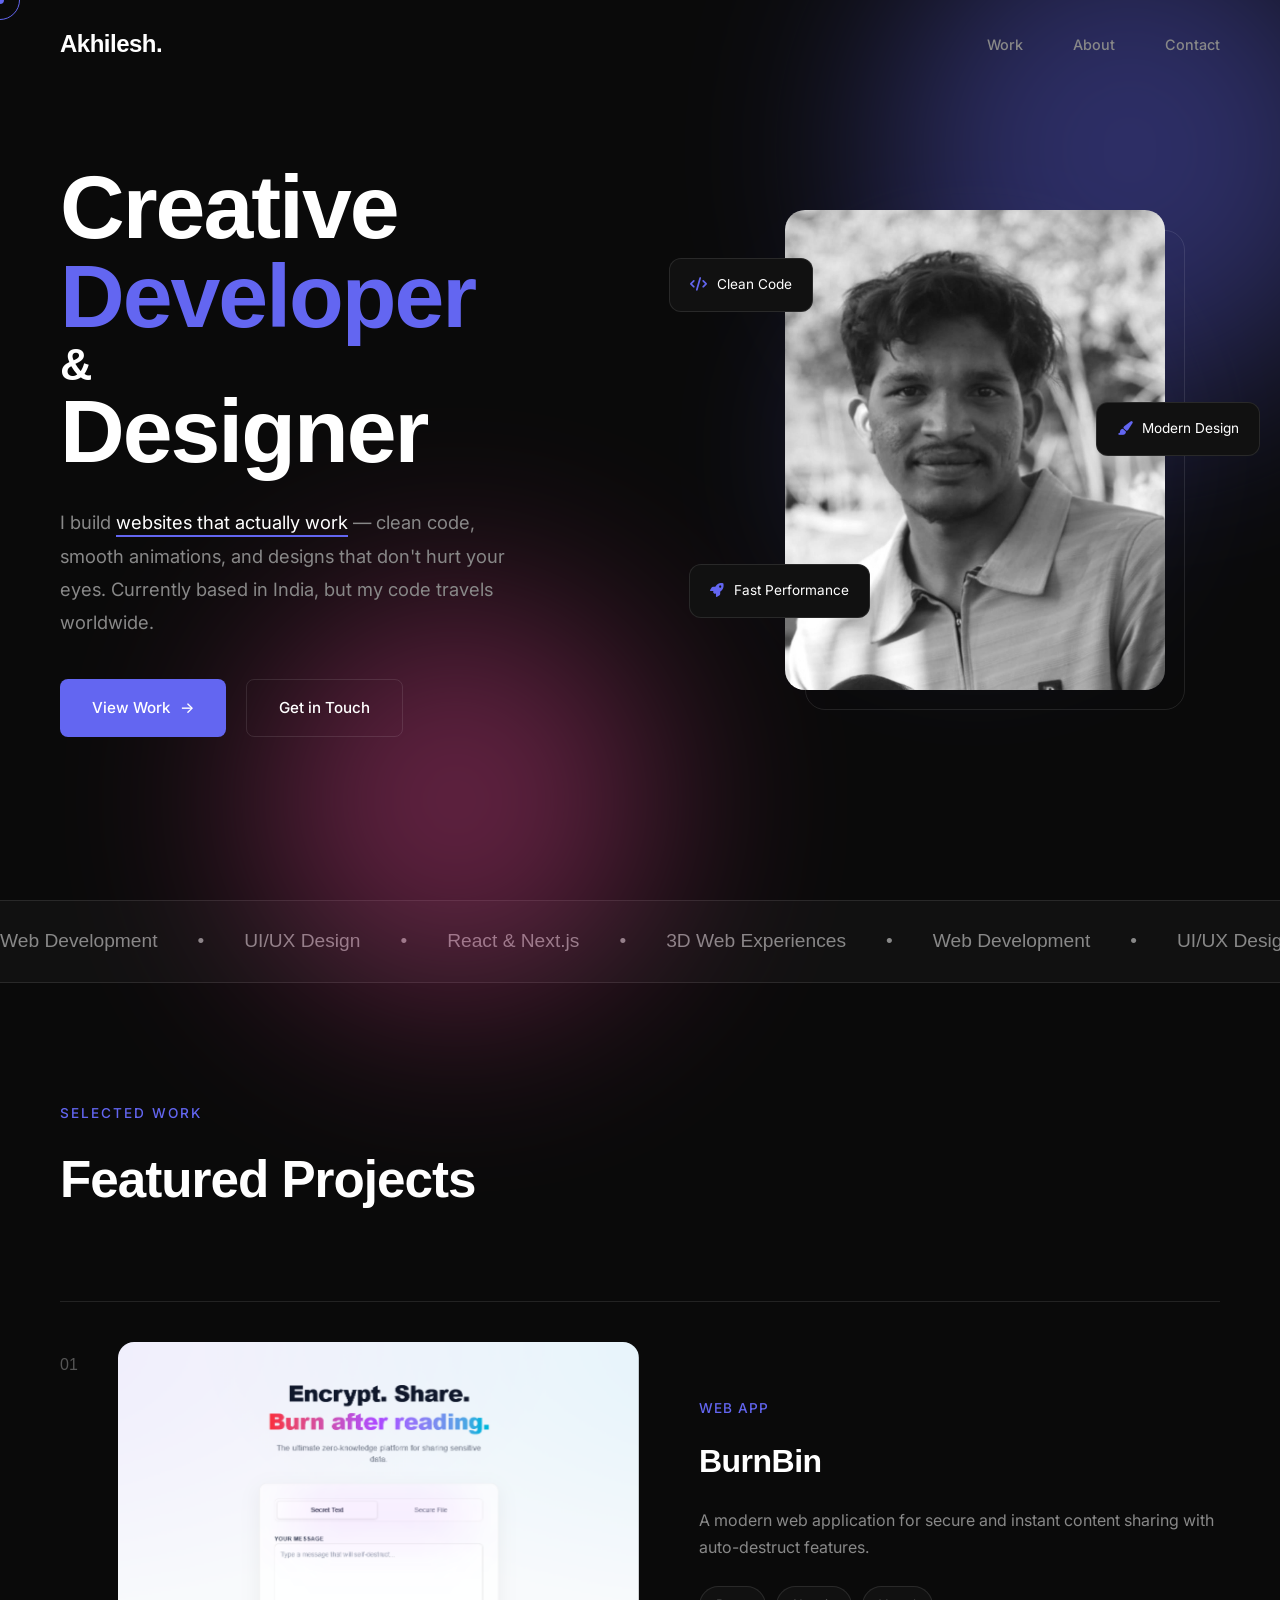
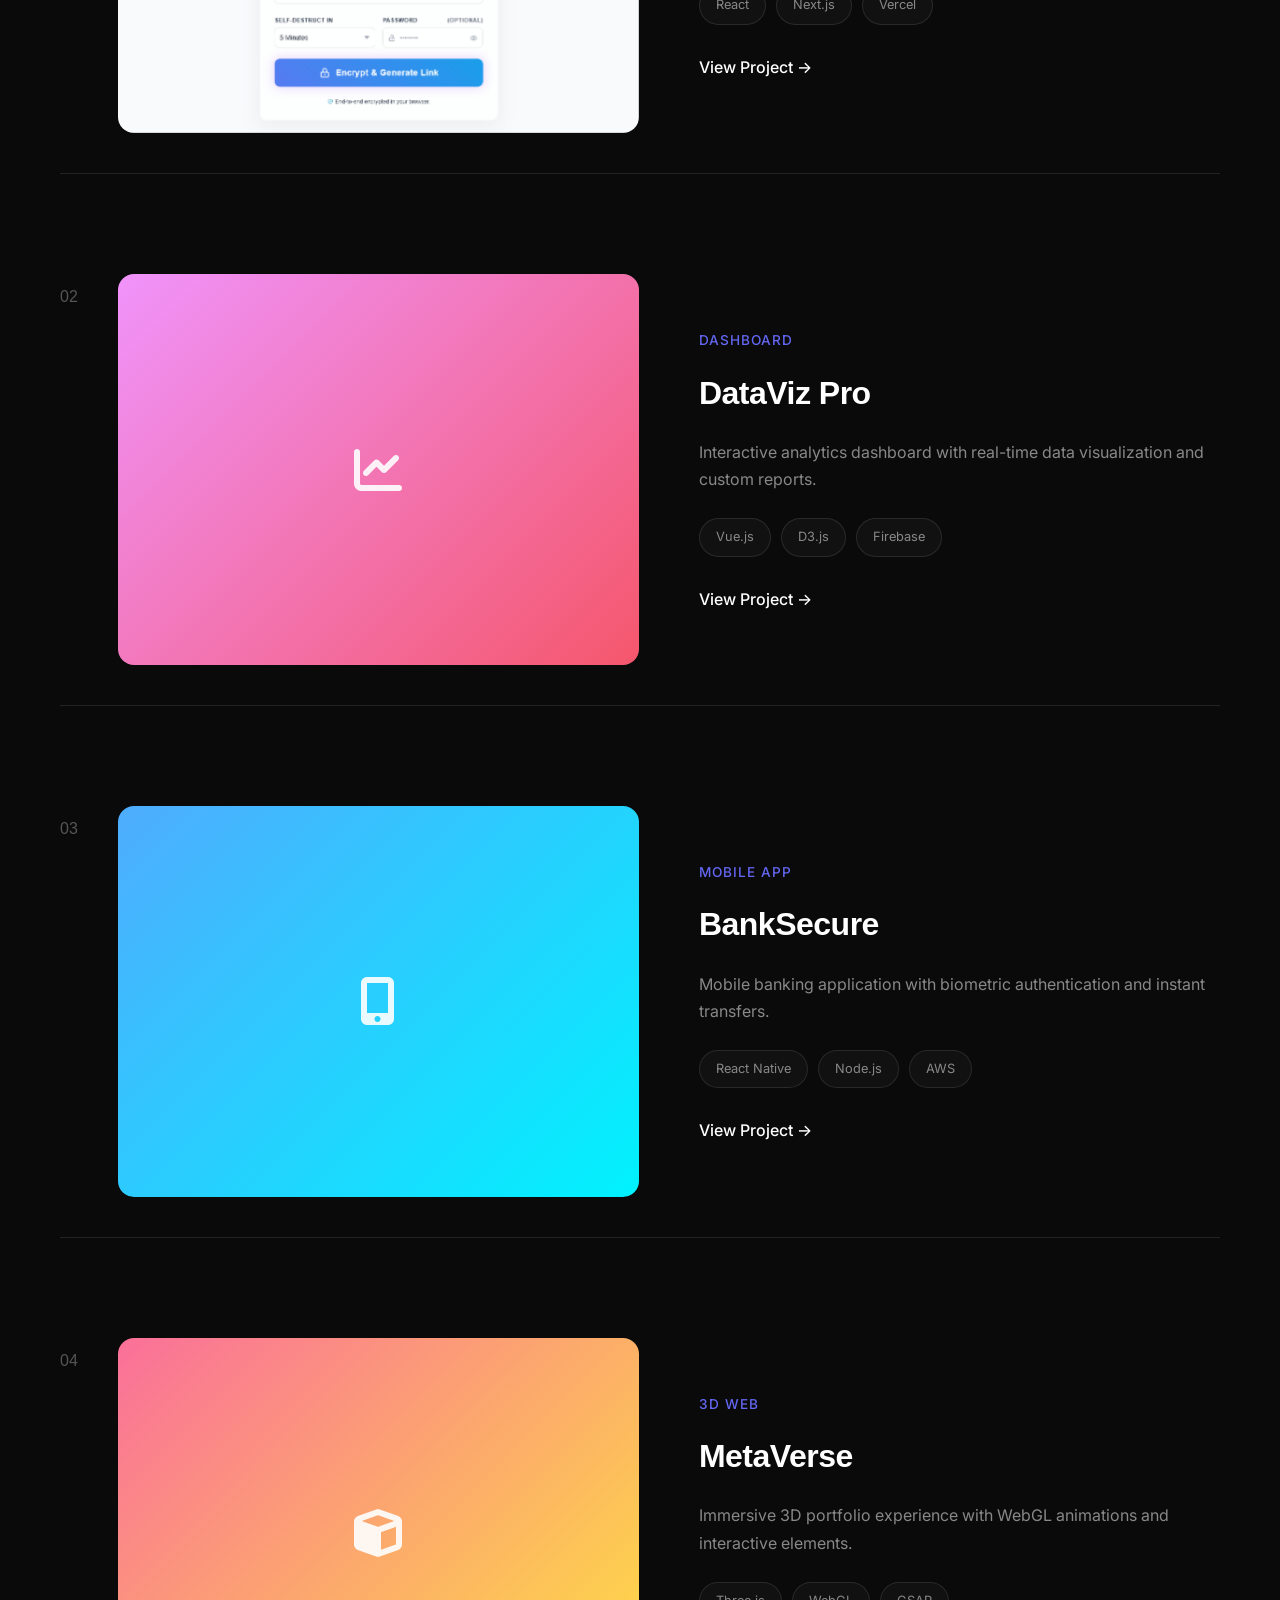
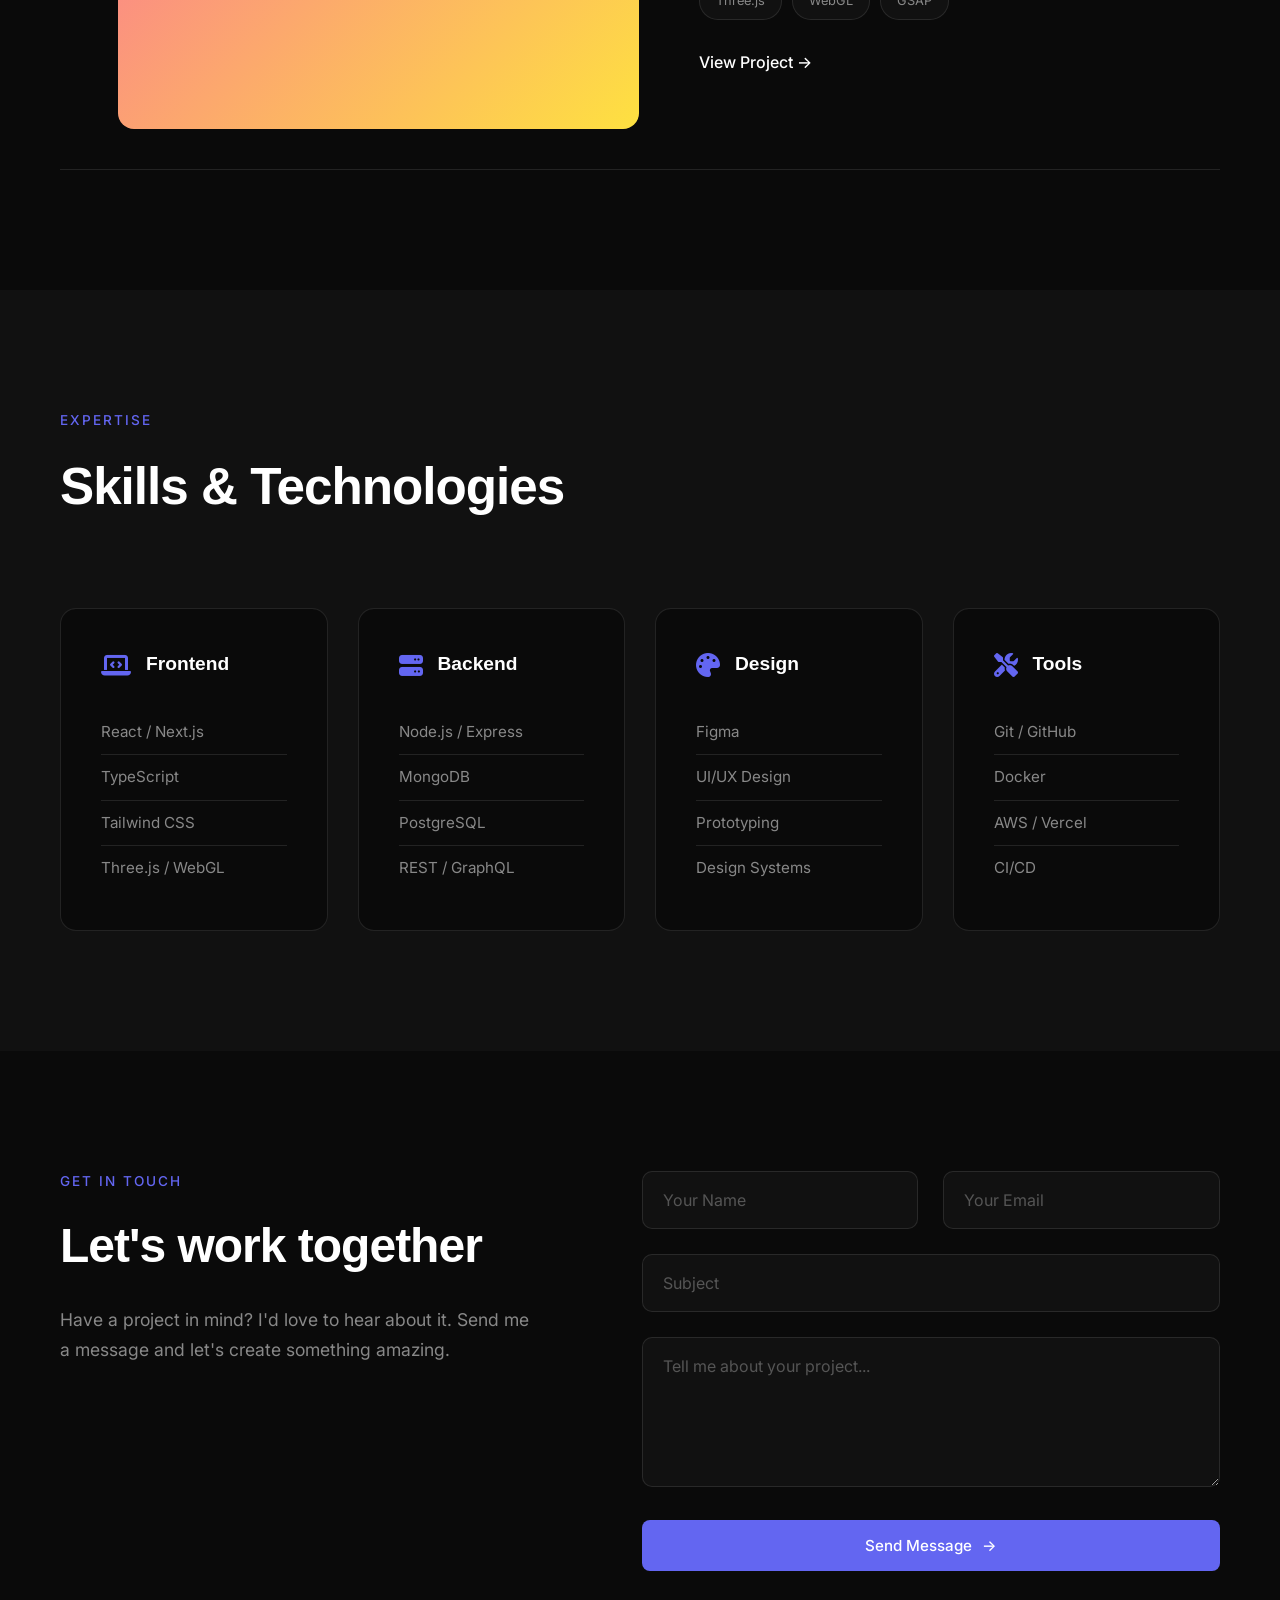
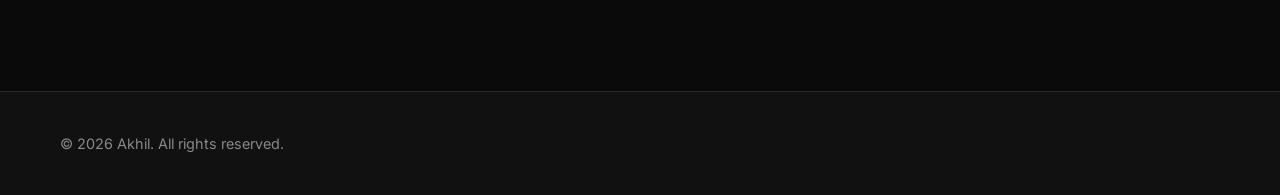
<file: index.html>
<!DOCTYPE html>
<html lang="en">
<head>
    <meta charset="UTF-8">
    <meta name="viewport" content="width=device-width, initial-scale=1.0">
    <title>Akhil — Creative Developer</title>
    <link rel="preconnect" href="https://fonts.googleapis.com">
    <link rel="preconnect" href="https://fonts.gstatic.com" crossorigin>
    <link href="https://fonts.googleapis.com/css2?family=Clash+Display:wght@400;500;600;700&family=Inter:wght@300;400;500;600&display=swap" rel="stylesheet">
    <link rel="stylesheet" href="https://cdnjs.cloudflare.com/ajax/libs/font-awesome/6.4.0/css/all.min.css">
    <link rel="stylesheet" href="style.css">
</head>
<body>
    <!-- Cursor -->
    <div class="cursor"></div>
    <div class="cursor-dot"></div>

    <!-- Navigation -->
    <nav class="nav">
        <div class="nav-brand">Akhilesh.</div>
        <div class="nav-menu">
            <a href="#work" class="nav-item">Work</a>
            <a href="#about" class="nav-item">About</a>
            <a href="#contact" class="nav-item">Contact</a>
        </div>
        <button class="nav-toggle">
            <span></span>
            <span></span>
        </button>
    </nav>

    <!-- Hero -->
    <section class="hero">
        <div class="hero-bg">
            <div class="gradient-blob blob-1"></div>
            <div class="gradient-blob blob-2"></div>
        </div>

        <div class="hero-content">
            <h1 class="hero-title">
                <span class="title-word">Creative</span>
                <span class="title-word">Developer</span>
                <span class="title-word">&</span>
                <span class="title-word">Designer</span>
            </h1>
            
            <p class="hero-text">
                I build <span class="highlight">websites that actually work</span> — 
                clean code, smooth animations, and designs that don't hurt your eyes. 
                Currently based in India, but my code travels worldwide.
            </p>

            <div class="hero-actions">
                <a href="#work" class="btn btn-primary">
                    View Work
                    <span class="btn-arrow">→</span>
                </a>
                <a href="#contact" class="btn btn-secondary">Get in Touch</a>
            </div>
        </div>

        <div class="hero-visual">
            <div class="profile-card">
                <div class="profile-image">
                    <img src="images/profile.jpg" alt="Akhil">
                </div>
                <div class="profile-glow"></div>
                <div class="profile-border"></div>
            </div>

            <div class="floating-card card-1">
                <i class="fas fa-code"></i>
                <span>Clean Code</span>
            </div>
            <div class="floating-card card-2">
                <i class="fas fa-paint-brush"></i>
                <span>Modern Design</span>
            </div>
            <div class="floating-card card-3">
                <i class="fas fa-rocket"></i>
                <span>Fast Performance</span>
            </div>
        </div>
    </section>

    <!-- Marquee -->
    <div class="marquee">
        <div class="marquee-content">
            <span>Web Development</span>
            <span>•</span>
            <span>UI/UX Design</span>
            <span>•</span>
            <span>React & Next.js</span>
            <span>•</span>
            <span>3D Web Experiences</span>
            <span>•</span>
            <span>Web Development</span>
            <span>•</span>
            <span>UI/UX Design</span>
            <span>•</span>
            <span>React & Next.js</span>
            <span>•</span>
            <span>3D Web Experiences</span>
            <span>•</span>
        </div>
    </div>

    <!-- Work Section -->
    <section class="work" id="work">
        <div class="section-header">
            <span class="section-label">Selected Work</span>
            <h2 class="section-title">Featured Projects</h2>
        </div>

        <div class="projects">
            <!-- Project 1 -->
            <article class="project">
                <div class="project-number">01</div>
                <div class="project-content">
                    <div class="project-image">
                        <div class="image-wrapper">
                            <img src="images/Burnbin.png" alt="BurnBin" class="project-screenshot" 
                                 onerror="this.parentElement.querySelector('.project-bg').style.display='block'; this.parentElement.querySelector('.project-icon').style.display='block';">
                            <div class="project-bg" style="background: linear-gradient(135deg, #667eea 0%, #764ba2 100%); display: none; position: absolute; top: 0; left: 0; width: 100%; height: 100%;"></div>
                            <i class="fas fa-fire project-icon" style="display: none; position: absolute; top: 50%; left: 50%; transform: translate(-50%, -50%); font-size: 3rem; color: white; z-index: 2;"></i>
                        </div>
                    </div>
                    <div class="project-info">
                        <span class="project-category">Web App</span>
                        <h3 class="project-title">BurnBin</h3>
                        <p class="project-desc">A modern web application for secure and instant content sharing with auto-destruct features.</p>
                        <div class="project-tags">
                            <span>React</span>
                            <span>Next.js</span>
                            <span>Vercel</span>
                        </div>
                        <a href="https://burnbin.vercel.app/" target="_blank" class="project-link">View Project →</a>
                    </div>
                </div>
            </article>

            <!-- Project 2 -->
            <article class="project">
                <div class="project-number">02</div>
                <div class="project-content">
                    <div class="project-image">
                        <div class="image-wrapper">
                            <div class="project-bg" style="background: linear-gradient(135deg, #f093fb 0%, #f5576c 100%)"></div>
                            <i class="fas fa-chart-line project-icon"></i>
                        </div>
                    </div>
                    <div class="project-info">
                        <span class="project-category">Dashboard</span>
                        <h3 class="project-title">DataViz Pro</h3>
                        <p class="project-desc">Interactive analytics dashboard with real-time data visualization and custom reports.</p>
                        <div class="project-tags">
                            <span>Vue.js</span>
                            <span>D3.js</span>
                            <span>Firebase</span>
                        </div>
                        <a href="#" class="project-link">View Project →</a>
                    </div>
                </div>
            </article>

            <!-- Project 3 -->
            <article class="project">
                <div class="project-number">03</div>
                <div class="project-content">
                    <div class="project-image">
                        <div class="image-wrapper">
                            <div class="project-bg" style="background: linear-gradient(135deg, #4facfe 0%, #00f2fe 100%)"></div>
                            <i class="fas fa-mobile-alt project-icon"></i>
                        </div>
                    </div>
                    <div class="project-info">
                        <span class="project-category">Mobile App</span>
                        <h3 class="project-title">BankSecure</h3>
                        <p class="project-desc">Mobile banking application with biometric authentication and instant transfers.</p>
                        <div class="project-tags">
                            <span>React Native</span>
                            <span>Node.js</span>
                            <span>AWS</span>
                        </div>
                        <a href="#" class="project-link">View Project →</a>
                    </div>
                </div>
            </article>

            <!-- Project 4 -->
            <article class="project">
                <div class="project-number">04</div>
                <div class="project-content">
                    <div class="project-image">
                        <div class="image-wrapper">
                            <div class="project-bg" style="background: linear-gradient(135deg, #fa709a 0%, #fee140 100%)"></div>
                            <i class="fas fa-cube project-icon"></i>
                        </div>
                    </div>
                    <div class="project-info">
                        <span class="project-category">3D Web</span>
                        <h3 class="project-title">MetaVerse</h3>
                        <p class="project-desc">Immersive 3D portfolio experience with WebGL animations and interactive elements.</p>
                        <div class="project-tags">
                            <span>Three.js</span>
                            <span>WebGL</span>
                            <span>GSAP</span>
                        </div>
                        <a href="#" class="project-link">View Project →</a>
                    </div>
                </div>
            </article>
        </div>
    </section>

    <!-- Skills -->
    <section class="skills" id="about">
        <div class="section-header">
            <span class="section-label">Expertise</span>
            <h2 class="section-title">Skills & Technologies</h2>
        </div>

        <div class="skills-grid">
            <div class="skill-block">
                <div class="skill-header">
                    <i class="fas fa-laptop-code"></i>
                    <h3>Frontend</h3>
                </div>
                <ul class="skill-list">
                    <li>React / Next.js</li>
                    <li>TypeScript</li>
                    <li>Tailwind CSS</li>
                    <li>Three.js / WebGL</li>
                </ul>
            </div>

            <div class="skill-block">
                <div class="skill-header">
                    <i class="fas fa-server"></i>
                    <h3>Backend</h3>
                </div>
                <ul class="skill-list">
                    <li>Node.js / Express</li>
                    <li>MongoDB</li>
                    <li>PostgreSQL</li>
                    <li>REST / GraphQL</li>
                </ul>
            </div>

            <div class="skill-block">
                <div class="skill-header">
                    <i class="fas fa-palette"></i>
                    <h3>Design</h3>
                </div>
                <ul class="skill-list">
                    <li>Figma</li>
                    <li>UI/UX Design</li>
                    <li>Prototyping</li>
                    <li>Design Systems</li>
                </ul>
            </div>

            <div class="skill-block">
                <div class="skill-header">
                    <i class="fas fa-tools"></i>
                    <h3>Tools</h3>
                </div>
                <ul class="skill-list">
                    <li>Git / GitHub</li>
                    <li>Docker</li>
                    <li>AWS / Vercel</li>
                    <li>CI/CD</li>
                </ul>
            </div>
        </div>
    </section>

    <!-- Contact -->
    <section class="contact" id="contact">
        <div class="contact-wrapper">
            <div class="contact-content">
                <span class="section-label">Get in Touch</span>
                <h2 class="contact-title">Let's work together</h2>
                <p class="contact-text">Have a project in mind? I'd love to hear about it. Send me a message and let's create something amazing.</p>
            </div>

            <!-- Contact Form - FormSubmit -->
            <form class="contact-form" action="https://formsubmit.co/akhileshkalme476@gmail.com" method="POST">
                <!-- Redirect to thank you page after submission -->
                <input type="hidden" name="_next" value="thanks.html">
                <input type="hidden" name="_subject" value="New Contact Form Submission!">
                <input type="hidden" name="_captcha" value="false">
                
                <div class="form-row">
                    <div class="form-group">
                        <input type="text" name="name" placeholder="Your Name" required>
                    </div>
                    <div class="form-group">
                        <input type="email" name="email" placeholder="Your Email" required>
                    </div>
                </div>
                
                <div class="form-group">
                    <input type="text" name="subject" placeholder="Subject" required>
                </div>
                
                <div class="form-group">
                    <textarea name="message" placeholder="Tell me about your project..." rows="5" required></textarea>
                </div>
                
                <button type="submit" class="btn btn-primary btn-full">
                    Send Message
                    <span class="btn-arrow">→</span>
                </button>
            </form>
        </div>
    </section>

    <!-- Footer -->
    <footer class="footer">
        <div class="footer-content">
            <div class="footer-left">
                <span>© 2026 Akhil. All rights reserved.</span>
            </div>
        </div>
    </footer>

    <script src="script.js"></script>
</body>
</html>
</file>
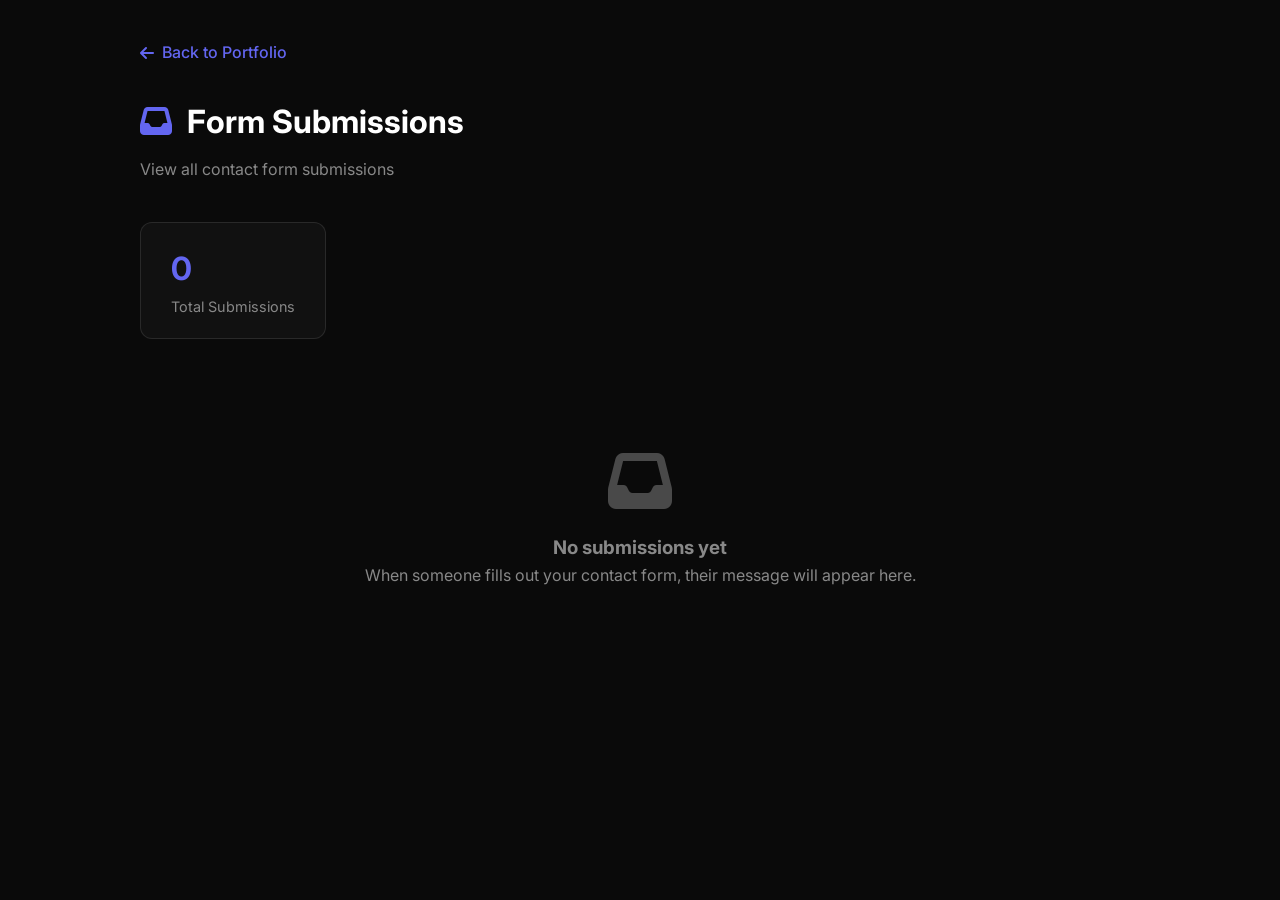
<file: submissions.html>
<!DOCTYPE html>
<html lang="en">
<head>
    <meta charset="UTF-8">
    <meta name="viewport" content="width=device-width, initial-scale=1.0">
    <title>Form Submissions | Akhil</title>
    <link rel="preconnect" href="https://fonts.googleapis.com">
    <link rel="preconnect" href="https://fonts.gstatic.com" crossorigin>
    <link href="https://fonts.googleapis.com/css2?family=Inter:wght@300;400;500;600&display=swap" rel="stylesheet">
    <link rel="stylesheet" href="https://cdnjs.cloudflare.com/ajax/libs/font-awesome/6.4.0/css/all.min.css">
    <style>
        :root {
            --bg-primary: #0a0a0a;
            --bg-secondary: #111111;
            --bg-tertiary: #1a1a1a;
            --text-primary: #ffffff;
            --text-secondary: #888888;
            --text-muted: #555555;
            --accent: #6366f1;
            --border: rgba(255, 255, 255, 0.1);
        }

        * {
            margin: 0;
            padding: 0;
            box-sizing: border-box;
        }

        body {
            font-family: 'Inter', sans-serif;
            background: var(--bg-primary);
            color: var(--text-primary);
            line-height: 1.6;
            padding: 40px;
        }

        .container {
            max-width: 1000px;
            margin: 0 auto;
        }

        h1 {
            font-size: 2rem;
            margin-bottom: 10px;
            display: flex;
            align-items: center;
            gap: 15px;
        }

        .subtitle {
            color: var(--text-secondary);
            margin-bottom: 40px;
        }

        .back-link {
            display: inline-flex;
            align-items: center;
            gap: 8px;
            color: var(--accent);
            text-decoration: none;
            margin-bottom: 30px;
            font-weight: 500;
        }

        .back-link:hover {
            text-decoration: underline;
        }

        .submission {
            background: var(--bg-secondary);
            border: 1px solid var(--border);
            border-radius: 12px;
            padding: 25px;
            margin-bottom: 20px;
            animation: fadeIn 0.5s ease;
        }

        @keyframes fadeIn {
            from {
                opacity: 0;
                transform: translateY(20px);
            }
            to {
                opacity: 1;
                transform: translateY(0);
            }
        }

        .submission-header {
            display: flex;
            justify-content: space-between;
            align-items: center;
            margin-bottom: 20px;
            padding-bottom: 15px;
            border-bottom: 1px solid var(--border);
        }

        .submission-date {
            color: var(--text-muted);
            font-size: 0.9rem;
        }

        .submission-number {
            background: var(--accent);
            color: white;
            padding: 5px 12px;
            border-radius: 20px;
            font-size: 0.85rem;
            font-weight: 600;
        }

        .field {
            margin-bottom: 15px;
        }

        .field-label {
            color: var(--text-muted);
            font-size: 0.85rem;
            text-transform: uppercase;
            letter-spacing: 1px;
            margin-bottom: 5px;
        }

        .field-value {
            color: var(--text-primary);
            font-size: 1rem;
            word-break: break-word;
        }

        .empty-state {
            text-align: center;
            padding: 80px 20px;
            color: var(--text-secondary);
        }

        .empty-state i {
            font-size: 4rem;
            margin-bottom: 20px;
            opacity: 0.5;
        }

        .clear-btn {
            background: #ef4444;
            color: white;
            border: none;
            padding: 12px 24px;
            border-radius: 8px;
            cursor: pointer;
            font-size: 0.9rem;
            margin-top: 30px;
            display: flex;
            align-items: center;
            gap: 8px;
        }

        .clear-btn:hover {
            background: #dc2626;
        }

        .stats {
            display: flex;
            gap: 30px;
            margin-bottom: 30px;
        }

        .stat {
            background: var(--bg-secondary);
            padding: 20px 30px;
            border-radius: 12px;
            border: 1px solid var(--border);
        }

        .stat-value {
            font-size: 2rem;
            font-weight: 700;
            color: var(--accent);
        }

        .stat-label {
            color: var(--text-secondary);
            font-size: 0.9rem;
        }
    </style>
</head>
<body>
    <div class="container">
        <a href="index.html" class="back-link">
            <i class="fas fa-arrow-left"></i>
            Back to Portfolio
        </a>

        <h1><i class="fas fa-inbox" style="color: var(--accent);"></i> Form Submissions</h1>
        <p class="subtitle">View all contact form submissions</p>

        <div class="stats">
            <div class="stat">
                <div class="stat-value" id="totalCount">0</div>
                <div class="stat-label">Total Submissions</div>
            </div>
        </div>

        <div id="submissionsList">
            <!-- Submissions will be loaded here -->
        </div>

        <button class="clear-btn" id="clearBtn" style="display: none;">
            <i class="fas fa-trash"></i>
            Clear All Submissions
        </button>
    </div>

    <script>
        // Load submissions from localStorage
        function loadSubmissions() {
            const submissions = JSON.parse(localStorage.getItem('formSubmissions') || '[]');
            const container = document.getElementById('submissionsList');
            const totalCount = document.getElementById('totalCount');
            const clearBtn = document.getElementById('clearBtn');

            totalCount.textContent = submissions.length;

            if (submissions.length === 0) {
                container.innerHTML = `
                    <div class="empty-state">
                        <i class="fas fa-inbox"></i>
                        <h3>No submissions yet</h3>
                        <p>When someone fills out your contact form, their message will appear here.</p>
                    </div>
                `;
                clearBtn.style.display = 'none';
            } else {
                clearBtn.style.display = 'flex';
                container.innerHTML = submissions.reverse().map((sub, index) => `
                    <div class="submission">
                        <div class="submission-header">
                            <span class="submission-date">
                                <i class="fas fa-clock" style="margin-right: 8px;"></i>
                                ${new Date(sub.date).toLocaleString()}
                            </span>
                            <span class="submission-number">#${submissions.length - index}</span>
                        </div>
                        <div class="field">
                            <div class="field-label">Name</div>
                            <div class="field-value">${sub.name}</div>
                        </div>
                        <div class="field">
                            <div class="field-label">Email</div>
                            <div class="field-value">${sub.email}</div>
                        </div>
                        <div class="field">
                            <div class="field-label">Subject</div>
                            <div class="field-value">${sub.subject}</div>
                        </div>
                        <div class="field">
                            <div class="field-label">Message</div>
                            <div class="field-value">${sub.message}</div>
                        </div>
                    </div>
                `).join('');
            }
        }

        // Clear all submissions
        document.getElementById('clearBtn').addEventListener('click', () => {
            if (confirm('Are you sure you want to delete all submissions?')) {
                localStorage.removeItem('formSubmissions');
                loadSubmissions();
            }
        });

        // Load on page load
        loadSubmissions();

        // Refresh every 5 seconds
        setInterval(loadSubmissions, 5000);
    </script>
</body>
</html>
</file>
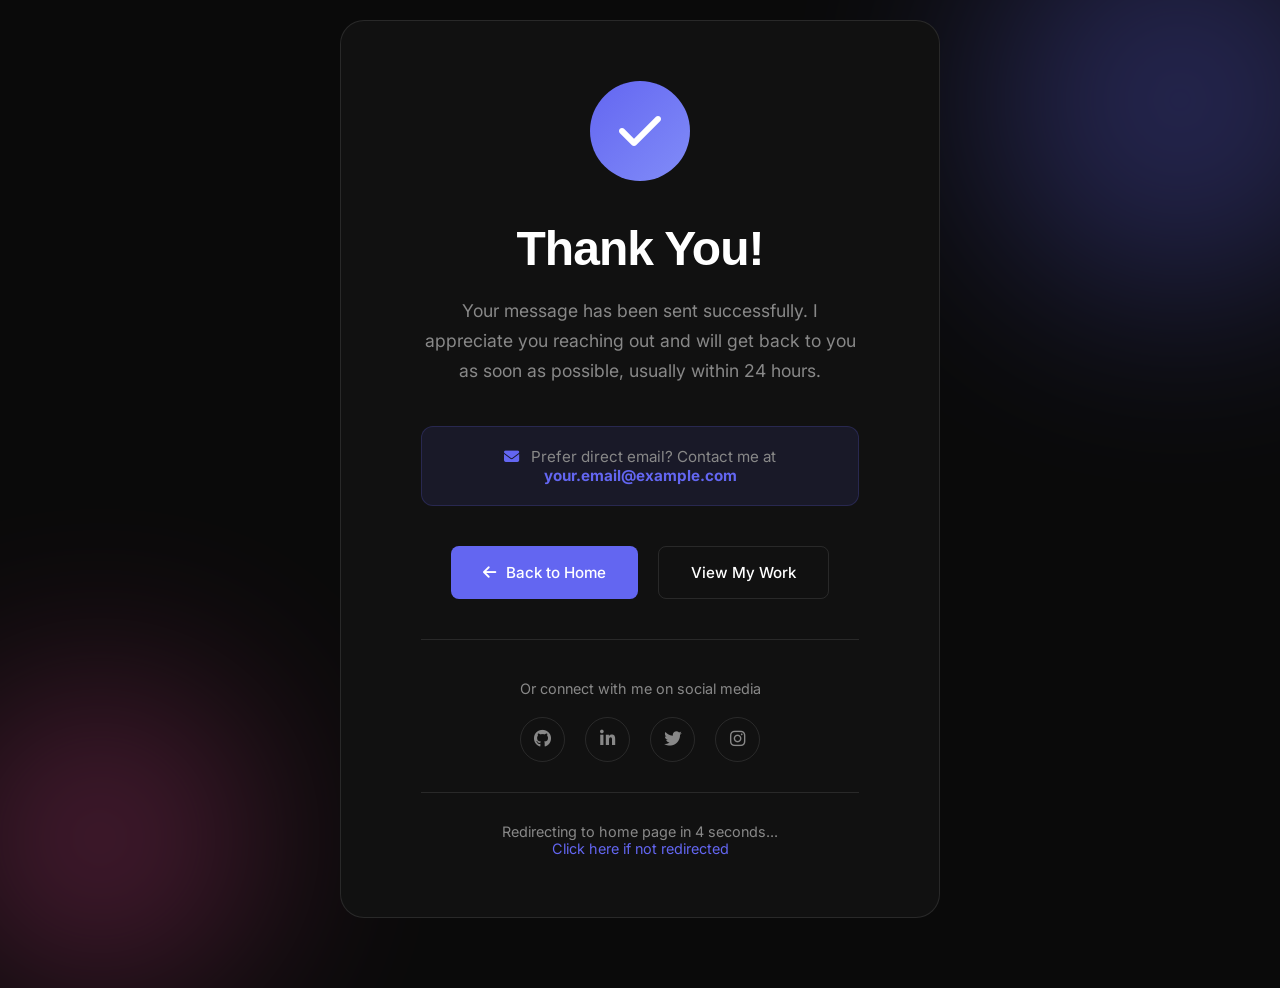
<file: thanks.html>
<!DOCTYPE html>
<html lang="en">
<head>
    <meta charset="UTF-8">
    <meta name="viewport" content="width=device-width, initial-scale=1.0">
    <title>Thank You | Akhil</title>
    <link rel="preconnect" href="https://fonts.googleapis.com">
    <link rel="preconnect" href="https://fonts.gstatic.com" crossorigin>
    <link href="https://fonts.googleapis.com/css2?family=Clash+Display:wght@400;500;600;700&family=Inter:wght@300;400;500;600&display=swap" rel="stylesheet">
    <link rel="stylesheet" href="https://cdnjs.cloudflare.com/ajax/libs/font-awesome/6.4.0/css/all.min.css">
    <style>
        :root {
            --bg-primary: #0a0a0a;
            --bg-secondary: #111111;
            --text-primary: #ffffff;
            --text-secondary: #888888;
            --accent: #6366f1;
            --accent-light: #818cf8;
            --border: rgba(255, 255, 255, 0.1);
            --font-display: 'Clash Display', sans-serif;
            --font-body: 'Inter', sans-serif;
        }

        * {
            margin: 0;
            padding: 0;
            box-sizing: border-box;
        }

        body {
            font-family: var(--font-body);
            background: var(--bg-primary);
            color: var(--text-primary);
            min-height: 100vh;
            display: flex;
            align-items: center;
            justify-content: center;
            position: relative;
            overflow: hidden;
        }

        /* Background blobs */
        .bg-blob {
            position: absolute;
            border-radius: 50%;
            filter: blur(100px);
            opacity: 0.3;
        }

        .blob-1 {
            width: 400px;
            height: 400px;
            background: var(--accent);
            top: -100px;
            right: -100px;
            animation: float 8s ease-in-out infinite;
        }

        .blob-2 {
            width: 300px;
            height: 300px;
            background: #ec4899;
            bottom: -50px;
            left: -50px;
            animation: float 10s ease-in-out infinite reverse;
        }

        @keyframes float {
            0%, 100% { transform: translate(0, 0) scale(1); }
            50% { transform: translate(30px, -30px) scale(1.1); }
        }

        /* Thank You Card */
        .thanks-card {
            background: var(--bg-secondary);
            border: 1px solid var(--border);
            border-radius: 24px;
            padding: 60px 80px;
            text-align: center;
            position: relative;
            z-index: 1;
            max-width: 600px;
            margin: 20px;
            animation: fadeInUp 0.8s ease;
        }

        @keyframes fadeInUp {
            from {
                opacity: 0;
                transform: translateY(30px);
            }
            to {
                opacity: 1;
                transform: translateY(0);
            }
        }

        /* Success Icon */
        .success-icon {
            width: 100px;
            height: 100px;
            background: linear-gradient(135deg, var(--accent), var(--accent-light));
            border-radius: 50%;
            display: flex;
            align-items: center;
            justify-content: center;
            margin: 0 auto 40px;
            font-size: 3rem;
            animation: scaleIn 0.5s ease 0.3s both;
        }

        @keyframes scaleIn {
            from {
                transform: scale(0);
            }
            to {
                transform: scale(1);
            }
        }

        .success-icon i {
            color: white;
        }

        /* Text */
        .thanks-title {
            font-family: var(--font-display);
            font-size: 3rem;
            font-weight: 600;
            margin-bottom: 20px;
            letter-spacing: -1px;
        }

        .thanks-message {
            font-size: 1.1rem;
            color: var(--text-secondary);
            line-height: 1.7;
            margin-bottom: 40px;
        }

        /* Contact Info */
        .contact-info {
            background: rgba(99, 102, 241, 0.1);
            border: 1px solid rgba(99, 102, 241, 0.2);
            border-radius: 12px;
            padding: 20px;
            margin-bottom: 40px;
        }

        .contact-info p {
            color: var(--text-secondary);
            font-size: 0.95rem;
        }

        .contact-info strong {
            color: var(--accent);
        }

        /* Buttons */
        .btn-group {
            display: flex;
            gap: 20px;
            justify-content: center;
            flex-wrap: wrap;
        }

        .btn {
            display: inline-flex;
            align-items: center;
            gap: 10px;
            padding: 16px 32px;
            font-family: var(--font-body);
            font-size: 0.95rem;
            font-weight: 500;
            text-decoration: none;
            border-radius: 8px;
            cursor: pointer;
            transition: all 0.3s ease;
            border: none;
        }

        .btn-primary {
            background: var(--accent);
            color: white;
        }

        .btn-primary:hover {
            background: var(--accent-light);
            transform: translateY(-2px);
        }

        .btn-secondary {
            background: transparent;
            color: var(--text-primary);
            border: 1px solid var(--border);
        }

        .btn-secondary:hover {
            border-color: var(--accent);
            background: rgba(99, 102, 241, 0.1);
        }

        /* Social Links */
        .social-links {
            margin-top: 40px;
            padding-top: 40px;
            border-top: 1px solid var(--border);
        }

        .social-links p {
            color: var(--text-secondary);
            font-size: 0.9rem;
            margin-bottom: 20px;
        }

        .social-icons {
            display: flex;
            gap: 20px;
            justify-content: center;
        }

        .social-icon {
            width: 45px;
            height: 45px;
            background: transparent;
            border: 1px solid var(--border);
            border-radius: 50%;
            display: flex;
            align-items: center;
            justify-content: center;
            color: var(--text-secondary);
            text-decoration: none;
            font-size: 1.1rem;
            transition: all 0.3s ease;
        }

        .social-icon:hover {
            border-color: var(--accent);
            color: var(--accent);
            transform: translateY(-3px);
        }

        /* Responsive */
        @media (max-width: 768px) {
            .thanks-card {
                padding: 40px 30px;
            }

            .thanks-title {
                font-size: 2rem;
            }

            .success-icon {
                width: 80px;
                height: 80px;
                font-size: 2.5rem;
            }

            .btn-group {
                flex-direction: column;
            }

            .btn {
                width: 100%;
                justify-content: center;
            }
        }

        /* Auto redirect countdown */
        .redirect-text {
            margin-top: 30px;
            padding-top: 30px;
            border-top: 1px solid var(--border);
            color: var(--text-secondary);
            font-size: 0.9rem;
        }

        .redirect-text a {
            color: var(--accent);
            text-decoration: none;
        }
    </style>
</head>
<body>
    <!-- Background blobs -->
    <div class="bg-blob blob-1"></div>
    <div class="bg-blob blob-2"></div>

    <!-- Thank You Card -->
    <div class="thanks-card">
        <div class="success-icon">
            <i class="fas fa-check"></i>
        </div>

        <h1 class="thanks-title">Thank You!</h1>

        <p class="thanks-message">
            Your message has been sent successfully. I appreciate you reaching out 
            and will get back to you as soon as possible, usually within 24 hours.
        </p>

        <div class="contact-info">
            <p>
                <i class="fas fa-envelope" style="margin-right: 8px; color: var(--accent);"></i>
                Prefer direct email? Contact me at <strong>your.email@example.com</strong>
            </p>
        </div>

        <div class="btn-group">
            <a href="index.html" class="btn btn-primary">
                <i class="fas fa-arrow-left"></i>
                Back to Home
            </a>
            <a href="index.html#work" class="btn btn-secondary">
                View My Work
            </a>
        </div>

        <div class="social-links">
            <p>Or connect with me on social media</p>
            <div class="social-icons">
                <a href="#" class="social-icon" title="GitHub">
                    <i class="fab fa-github"></i>
                </a>
                <a href="#" class="social-icon" title="LinkedIn">
                    <i class="fab fa-linkedin-in"></i>
                </a>
                <a href="#" class="social-icon" title="Twitter">
                    <i class="fab fa-twitter"></i>
                </a>
                <a href="#" class="social-icon" title="Instagram">
                    <i class="fab fa-instagram"></i>
                </a>
            </div>
        </div>

        <div class="redirect-text">
            <p>Redirecting to home page in <span id="countdown">5</span> seconds...</p>
            <p><a href="index.html">Click here if not redirected</a></p>
        </div>
    </div>

    <!-- Auto redirect script -->
    <script>
        // Countdown timer
        let seconds = 5;
        const countdownElement = document.getElementById('countdown');
        
        const timer = setInterval(() => {
            seconds--;
            countdownElement.textContent = seconds;
            
            if (seconds <= 0) {
                clearInterval(timer);
                window.location.href = 'index.html';
            }
        }, 1000);
    </script>
</body>
</html>
</file>
<file: style.css>
/* ========================================
   AKHIL PORTFOLIO - Modern Creative
   Clean, Minimal, Professional
======================================== */

:root {
    --bg-primary: #0a0a0a;
    --bg-secondary: #111111;
    --bg-tertiary: #1a1a1a;
    --text-primary: #ffffff;
    --text-secondary: #888888;
    --text-muted: #555555;
    --accent: #6366f1;
    --accent-light: #818cf8;
    --border: rgba(255, 255, 255, 0.1);
    
    --font-display: 'Clash Display', sans-serif;
    --font-body: 'Inter', sans-serif;
    
    --transition: cubic-bezier(0.4, 0, 0.2, 1);
}

* {
    margin: 0;
    padding: 0;
    box-sizing: border-box;
}

html {
    scroll-behavior: smooth;
}

body {
    font-family: var(--font-body);
    background: var(--bg-primary);
    color: var(--text-primary);
    line-height: 1.6;
    overflow-x: hidden;
}

/* Custom Cursor */
.cursor {
    width: 40px;
    height: 40px;
    border: 1px solid var(--accent);
    border-radius: 50%;
    position: fixed;
    pointer-events: none;
    z-index: 9999;
    transition: transform 0.15s ease, opacity 0.15s ease;
    transform: translate(-50%, -50%);
}

.cursor-dot {
    width: 8px;
    height: 8px;
    background: var(--accent);
    border-radius: 50%;
    position: fixed;
    pointer-events: none;
    z-index: 9999;
    transform: translate(-50%, -50%);
}

@media (pointer: coarse) {
    .cursor, .cursor-dot { display: none; }
}

/* Navigation */
.nav {
    position: fixed;
    top: 0;
    left: 0;
    width: 100%;
    padding: 25px 60px;
    display: flex;
    justify-content: space-between;
    align-items: center;
    z-index: 1000;
    background: transparent;
    transform: translateY(0);
    transition: transform 0.4s cubic-bezier(0.4, 0, 0.2, 1), background 0.3s ease;
}

.nav.hidden {
    transform: translateY(-100%);
}

.nav.visible {
    transform: translateY(0);
}

.nav.scrolled {
    background: rgba(10, 10, 10, 0.9);
    backdrop-filter: blur(20px);
}

.nav-brand {
    font-family: var(--font-display);
    font-size: 1.5rem;
    font-weight: 600;
    letter-spacing: -0.5px;
}

.nav-menu {
    display: flex;
    gap: 50px;
}

.nav-item {
    color: var(--text-secondary);
    text-decoration: none;
    font-size: 0.9rem;
    font-weight: 500;
    position: relative;
    transition: color 0.3s ease;
}

.nav-item::after {
    content: '';
    position: absolute;
    bottom: -5px;
    left: 0;
    width: 0;
    height: 1px;
    background: var(--accent);
    transition: width 0.3s ease;
}

.nav-item:hover {
    color: var(--text-primary);
}

.nav-item:hover::after {
    width: 100%;
}

.nav-toggle {
    display: none;
    flex-direction: column;
    gap: 6px;
    background: none;
    border: none;
    cursor: pointer;
    padding: 10px;
}

.nav-toggle span {
    width: 24px;
    height: 2px;
    background: var(--text-primary);
    transition: all 0.3s ease;
}

@media (max-width: 768px) {
    .nav { padding: 20px 30px; }
    .nav-menu { display: none; }
    .nav-toggle { display: flex; }
}

/* Hero Section */
.hero {
    min-height: 100vh;
    display: grid;
    grid-template-columns: 1.2fr 1fr;
    align-items: center;
    padding: 60px;
    gap: 80px;
    position: relative;
}

.hero-bg {
    position: absolute;
    top: 0;
    left: 0;
    width: 100%;
    height: 100%;
    z-index: 0;
    pointer-events: none;
}

.gradient-blob {
    position: absolute;
    border-radius: 50%;
    filter: blur(100px);
    opacity: 0.4;
}

.blob-1 {
    width: 500px;
    height: 500px;
    background: var(--accent);
    top: -100px;
    right: -100px;
    animation: float 8s ease-in-out infinite;
}

.blob-2 {
    width: 400px;
    height: 400px;
    background: #ec4899;
    bottom: -100px;
    left: 20%;
    animation: float 10s ease-in-out infinite reverse;
}

@keyframes float {
    0%, 100% { transform: translate(0, 0) scale(1); }
    50% { transform: translate(30px, -30px) scale(1.1); }
}

.hero-content {
    position: relative;
    z-index: 1;
}

.hero-label {
    display: inline-flex;
    align-items: center;
    gap: 10px;
    padding: 10px 20px;
    background: var(--bg-secondary);
    border: 1px solid var(--border);
    border-radius: 50px;
    font-size: 0.85rem;
    color: var(--text-secondary);
    margin-bottom: 40px;
}

.label-dot {
    width: 8px;
    height: 8px;
    background: #22c55e;
    border-radius: 50%;
    animation: pulse 2s ease-in-out infinite;
}

@keyframes pulse {
    0%, 100% { opacity: 1; }
    50% { opacity: 0.5; }
}

.hero-title {
    font-family: var(--font-display);
    font-size: clamp(3rem, 7vw, 6rem);
    font-weight: 600;
    line-height: 1;
    letter-spacing: -2px;
    margin-bottom: 30px;
}

.title-word {
    display: block;
    opacity: 0;
    transform: translateY(50px);
    animation: fadeUp 0.8s var(--transition) forwards;
}

.title-word:nth-child(1) { animation-delay: 0.1s; }
.title-word:nth-child(2) { animation-delay: 0.2s; color: var(--accent); }
.title-word:nth-child(3) { animation-delay: 0.3s; font-size: 0.5em; opacity: 0.5; }
.title-word:nth-child(4) { animation-delay: 0.4s; }

@keyframes fadeUp {
    to {
        opacity: 1;
        transform: translateY(0);
    }
}

.hero-text {
    font-size: 1.15rem;
    color: var(--text-secondary);
    max-width: 480px;
    margin-bottom: 40px;
    line-height: 1.8;
}

.highlight {
    color: var(--text-primary);
    border-bottom: 2px solid var(--accent);
    padding-bottom: 2px;
}

.hero-actions {
    display: flex;
    gap: 20px;
    flex-wrap: wrap;
}

.btn {
    display: inline-flex;
    align-items: center;
    gap: 10px;
    padding: 16px 32px;
    font-family: var(--font-body);
    font-size: 0.95rem;
    font-weight: 500;
    text-decoration: none;
    border-radius: 8px;
    cursor: pointer;
    transition: all 0.3s var(--transition);
    border: none;
}

.btn-primary {
    background: var(--accent);
    color: white;
}

.btn-primary:hover {
    background: var(--accent-light);
    transform: translateY(-2px);
}

.btn-arrow {
    transition: transform 0.3s ease;
}

.btn-primary:hover .btn-arrow {
    transform: translateX(5px);
}

.btn-secondary {
    background: transparent;
    color: var(--text-primary);
    border: 1px solid var(--border);
}

.btn-secondary:hover {
    border-color: var(--accent);
    background: rgba(99, 102, 241, 0.1);
}

.btn-full {
    width: 100%;
    justify-content: center;
}

/* Hero Visual */
.hero-visual {
    position: relative;
    display: flex;
    justify-content: center;
    align-items: center;
}

.profile-card {
    position: relative;
    width: 380px;
    height: 480px;
}

.profile-image {
    position: relative;
    width: 100%;
    height: 100%;
    border-radius: 20px;
    overflow: hidden;
    z-index: 2;
}

.profile-image img {
    width: 100%;
    height: 100%;
    object-fit: cover;
    filter: grayscale(100%);
    transition: filter 0.5s ease, transform 0.5s ease;
}

.profile-card:hover .profile-image img {
    filter: grayscale(0%);
    transform: scale(1.05);
}

.profile-glow {
    position: absolute;
    top: 50%;
    left: 50%;
    transform: translate(-50%, -50%);
    width: 300px;
    height: 300px;
    background: var(--accent);
    border-radius: 50%;
    filter: blur(80px);
    opacity: 0.3;
    z-index: 0;
}

.profile-border {
    position: absolute;
    top: 20px;
    left: 20px;
    right: -20px;
    bottom: -20px;
    border: 1px solid var(--border);
    border-radius: 20px;
    z-index: 1;
    transition: border-color 0.3s ease;
}

.profile-card:hover .profile-border {
    border-color: var(--accent);
}

.floating-card {
    position: absolute;
    padding: 15px 20px;
    background: var(--bg-secondary);
    border: 1px solid var(--border);
    border-radius: 12px;
    display: flex;
    align-items: center;
    gap: 10px;
    font-size: 0.85rem;
    z-index: 3;
    animation: floatCard 4s ease-in-out infinite;
}

.floating-card i {
    color: var(--accent);
}

.card-1 {
    top: 10%;
    left: -60px;
    animation-delay: 0s;
}

.card-2 {
    top: 40%;
    right: -40px;
    animation-delay: 1s;
}

.card-3 {
    bottom: 15%;
    left: -40px;
    animation-delay: 2s;
}

@keyframes floatCard {
    0%, 100% { transform: translateY(0); }
    50% { transform: translateY(-15px); }
}

@media (max-width: 1024px) {
    .hero {
        grid-template-columns: 1fr;
        text-align: center;
        padding: 100px 30px 60px;
    }
    
    .hero-text {
        margin: 0 auto 40px;
    }
    
    .hero-actions {
        justify-content: center;
    }
    
    .profile-card {
        width: 300px;
        height: 380px;
    }
    
    .floating-card {
        display: none;
    }
}

/* Marquee */
.marquee {
    background: var(--bg-secondary);
    border-top: 1px solid var(--border);
    border-bottom: 1px solid var(--border);
    padding: 25px 0;
    overflow: hidden;
}

.marquee-content {
    display: flex;
    gap: 40px;
    animation: marquee 20s linear infinite;
    white-space: nowrap;
}

.marquee-content span {
    font-family: var(--font-display);
    font-size: 1.2rem;
    font-weight: 500;
    color: var(--text-secondary);
}

@keyframes marquee {
    0% { transform: translateX(0); }
    100% { transform: translateX(-50%); }
}

/* Section Styles */
section {
    padding: 120px 60px;
}

.section-header {
    margin-bottom: 80px;
}

.section-label {
    display: block;
    font-size: 0.85rem;
    font-weight: 500;
    color: var(--accent);
    text-transform: uppercase;
    letter-spacing: 2px;
    margin-bottom: 15px;
}

.section-title {
    font-family: var(--font-display);
    font-size: clamp(2rem, 4vw, 3.5rem);
    font-weight: 600;
    letter-spacing: -1px;
}

@media (max-width: 768px) {
    section { padding: 80px 30px; }
}

/* Work Section */
.work {
    background: var(--bg-primary);
}

.projects {
    display: flex;
    flex-direction: column;
    gap: 60px;
}

.project {
    display: grid;
    grid-template-columns: auto 1fr;
    gap: 40px;
    align-items: start;
    padding: 40px 0;
    border-bottom: 1px solid var(--border);
}

.project:first-child {
    border-top: 1px solid var(--border);
}

.project-number {
    font-family: var(--font-display);
    font-size: 1rem;
    font-weight: 500;
    color: var(--text-muted);
    padding-top: 10px;
}

.project-content {
    display: grid;
    grid-template-columns: 1fr 1fr;
    gap: 60px;
    align-items: center;
}

.project-image {
    position: relative;
    aspect-ratio: 4/3;
    border-radius: 16px;
    overflow: hidden;
}

.image-wrapper {
    width: 100%;
    height: 100%;
    position: relative;
}

.project-bg {
    width: 100%;
    height: 100%;
    transition: transform 0.6s var(--transition);
}

.project-screenshot {
    width: 100%;
    height: 100%;
    object-fit: cover;
    transition: transform 0.6s var(--transition);
    position: relative;
    z-index: 1;
}

.project:hover .project-screenshot {
    transform: scale(1.05);
}

.image-wrapper {
    position: relative;
    width: 100%;
    height: 100%;
    overflow: hidden;
    border-radius: 12px;
}

.project:hover .project-bg {
    transform: scale(1.05);
}

.project-icon {
    position: absolute;
    top: 50%;
    left: 50%;
    transform: translate(-50%, -50%);
    font-size: 3rem;
    color: white;
    opacity: 0.9;
}

.project-info {
    padding: 20px 0;
}

.project-category {
    font-size: 0.85rem;
    color: var(--accent);
    font-weight: 500;
    text-transform: uppercase;
    letter-spacing: 1px;
}

.project-title {
    font-family: var(--font-display);
    font-size: 2rem;
    font-weight: 600;
    margin: 15px 0 20px;
    letter-spacing: -0.5px;
}

.project-desc {
    color: var(--text-secondary);
    font-size: 1rem;
    line-height: 1.7;
    margin-bottom: 25px;
}

.project-tags {
    display: flex;
    gap: 10px;
    margin-bottom: 30px;
}

.project-tags span {
    padding: 8px 16px;
    background: var(--bg-secondary);
    border: 1px solid var(--border);
    border-radius: 20px;
    font-size: 0.8rem;
    color: var(--text-secondary);
}

.project-link {
    color: var(--text-primary);
    text-decoration: none;
    font-weight: 500;
    display: inline-flex;
    align-items: center;
    gap: 8px;
    transition: color 0.3s ease;
}

.project-link:hover {
    color: var(--accent);
}

@media (max-width: 1024px) {
    .project-content {
        grid-template-columns: 1fr;
        gap: 30px;
    }
    
    .project-title {
        font-size: 1.5rem;
    }
}

@media (max-width: 768px) {
    .project {
        grid-template-columns: 1fr;
        gap: 20px;
    }
    
    .project-number {
        display: none;
    }
}

/* Skills Section */
.skills {
    background: var(--bg-secondary);
}

.skills-grid {
    display: grid;
    grid-template-columns: repeat(4, 1fr);
    gap: 30px;
}

.skill-block {
    padding: 40px;
    background: var(--bg-primary);
    border: 1px solid var(--border);
    border-radius: 16px;
    transition: all 0.3s ease;
}

.skill-block:hover {
    border-color: var(--accent);
    transform: translateY(-5px);
}

.skill-header {
    display: flex;
    align-items: center;
    gap: 15px;
    margin-bottom: 30px;
}

.skill-header i {
    font-size: 1.5rem;
    color: var(--accent);
}

.skill-header h3 {
    font-family: var(--font-display);
    font-size: 1.2rem;
    font-weight: 600;
}

.skill-list {
    list-style: none;
}

.skill-list li {
    padding: 10px 0;
    color: var(--text-secondary);
    font-size: 0.95rem;
    border-bottom: 1px solid var(--border);
}

.skill-list li:last-child {
    border-bottom: none;
}

@media (max-width: 1024px) {
    .skills-grid {
        grid-template-columns: repeat(2, 1fr);
    }
}

@media (max-width: 768px) {
    .skills-grid {
        grid-template-columns: 1fr;
    }
}

/* Contact Section */
.contact {
    background: var(--bg-primary);
}

.contact-wrapper {
    max-width: 1200px;
    margin: 0 auto;
    display: grid;
    grid-template-columns: 1fr 1.2fr;
    gap: 100px;
}

.contact-title {
    font-family: var(--font-display);
    font-size: clamp(2rem, 4vw, 3rem);
    font-weight: 600;
    margin-bottom: 20px;
    letter-spacing: -1px;
}

.contact-text {
    color: var(--text-secondary);
    font-size: 1.1rem;
    line-height: 1.7;
    margin-bottom: 40px;
}

.contact-links {
    display: flex;
    flex-direction: column;
    gap: 20px;
}

.contact-item {
    display: flex;
    flex-direction: column;
    gap: 5px;
    color: var(--text-primary);
    text-decoration: none;
    padding: 20px;
    background: var(--bg-secondary);
    border: 1px solid var(--border);
    border-radius: 12px;
    transition: all 0.3s ease;
}

.contact-item:hover {
    border-color: var(--accent);
    background: rgba(99, 102, 241, 0.05);
}

.item-label {
    font-size: 0.8rem;
    color: var(--text-muted);
    text-transform: uppercase;
    letter-spacing: 1px;
}

.item-value {
    font-size: 1.1rem;
    font-weight: 500;
}

.contact-form-wrapper {
    background: var(--bg-secondary);
    border: 1px solid var(--border);
    border-radius: 16px;
    overflow: hidden;
}

.contact-form-wrapper iframe {
    width: 100%;
    min-height: 600px;
    border: none;
}

.contact-form {
    display: flex;
    flex-direction: column;
    gap: 25px;
}

.form-success {
    text-align: center;
    padding: 40px;
    background: rgba(34, 197, 94, 0.1);
    border: 1px solid rgba(34, 197, 94, 0.3);
    border-radius: 12px;
    animation: fadeIn 0.5s ease;
}

.form-success i {
    font-size: 3rem;
    color: #22c55e;
    margin-bottom: 20px;
}

.form-success p {
    color: var(--text-primary);
    font-size: 1.1rem;
    margin-bottom: 25px;
}

@keyframes fadeIn {
    from {
        opacity: 0;
        transform: translateY(20px);
    }
    to {
        opacity: 1;
        transform: translateY(0);
    }
}

.form-row {
    display: grid;
    grid-template-columns: 1fr 1fr;
    gap: 25px;
}

.form-group input,
.form-group textarea {
    width: 100%;
    padding: 18px 20px;
    background: var(--bg-secondary);
    border: 1px solid var(--border);
    border-radius: 10px;
    color: var(--text-primary);
    font-size: 1rem;
    font-family: var(--font-body);
    transition: all 0.3s ease;
}

.form-group input:focus,
.form-group textarea:focus {
    outline: none;
    border-color: var(--accent);
}

.form-group input::placeholder,
.form-group textarea::placeholder {
    color: var(--text-muted);
}

.form-group textarea {
    resize: vertical;
    min-height: 150px;
}

@media (max-width: 1024px) {
    .contact-wrapper {
        grid-template-columns: 1fr;
        gap: 60px;
    }
}

@media (max-width: 768px) {
    .form-row {
        grid-template-columns: 1fr;
    }
}

/* Footer */
.footer {
    background: var(--bg-secondary);
    padding: 40px 60px;
    border-top: 1px solid var(--border);
}

.footer-content {
    max-width: 1400px;
    margin: 0 auto;
    display: flex;
    justify-content: space-between;
    align-items: center;
}

.footer-left {
    color: var(--text-secondary);
    font-size: 0.9rem;
}

.socials {
    display: flex;
    gap: 30px;
}

.social-link {
    color: var(--text-secondary);
    text-decoration: none;
    font-size: 0.9rem;
    font-weight: 500;
    transition: color 0.3s ease;
}

.social-link:hover {
    color: var(--accent);
}

@media (max-width: 768px) {
    .footer {
        padding: 30px;
    }
    
    .footer-content {
        flex-direction: column;
        gap: 20px;
        text-align: center;
    }
}

/* Scrollbar */
::-webkit-scrollbar {
    width: 8px;
}

::-webkit-scrollbar-track {
    background: var(--bg-primary);
}

::-webkit-scrollbar-thumb {
    background: var(--bg-tertiary);
    border-radius: 4px;
}

::-webkit-scrollbar-thumb:hover {
    background: var(--accent);
}

/* Selection */
::selection {
    background: var(--accent);
    color: white;
}
</file>
